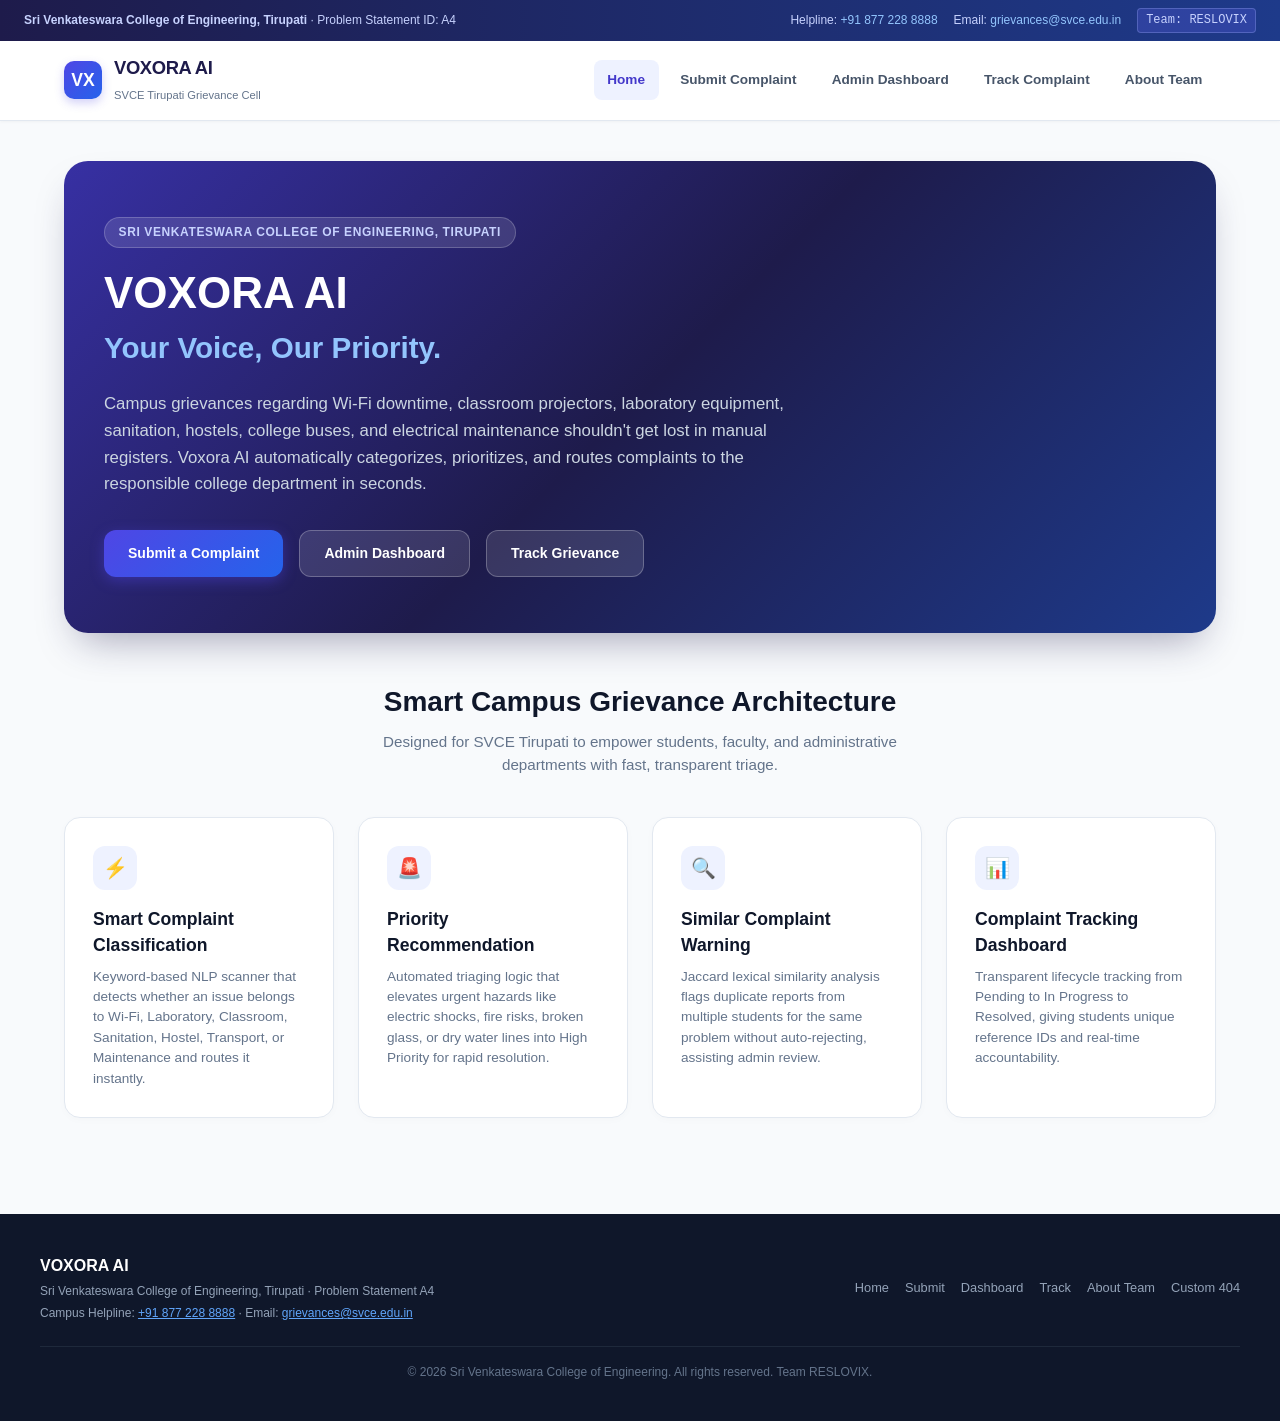
<file: public/index.html>
<!DOCTYPE html>
<html lang="en">
<head>
  <meta charset="UTF-8">
  <meta name="viewport" content="width=device-width, initial-scale=1.0">
  <link rel="icon" type="image/svg+xml" href="favicon.svg">
  <meta name="theme-color" content="#1e1b4b">
  <title>Voxora AI – College Complaint Sorter &amp; Prioritizer | SVCE Tirupati</title>
  <meta name="description" content="AI-Powered Grievance Classification, Priority Triaging, and Department Routing for Sri Venkateswara College of Engineering, Tirupati.">
  <link rel="stylesheet" href="css/style.css">
</head>
<body>
  <!-- College Bar with Clickable Phone & Email -->
  <div class="college-bar">
    <div>
      <strong>Sri Venkateswara College of Engineering, Tirupati</strong> · Problem Statement ID: A4
    </div>
    <div style="display: flex; gap: 1rem; align-items: center; flex-wrap: wrap;">
      <span>Helpline: <a href="tel:+918772288888">+91 877 228 8888</a></span>
      <span>Email: <a href="mailto:grievances@svce.edu.in">grievances@svce.edu.in</a></span>
      <span class="college-bar-badge">Team: RESLOVIX</span>
    </div>
  </div>

  <!-- Navbar -->
  <nav class="navbar">
    <div class="nav-container">
      <a href="index.html" class="brand" title="Voxora AI Home">
        <div class="brand-icon">VX</div>
        <div class="brand-text">
          <h1>VOXORA AI</h1>
          <span>SVCE Tirupati Grievance Cell</span>
        </div>
      </a>
      <ul class="nav-links">
        <li><a href="index.html" class="active">Home</a></li>
        <li><a href="submit.html">Submit Complaint</a></li>
        <li><a href="dashboard.html">Admin Dashboard</a></li>
        <li><a href="track.html">Track Complaint</a></li>
        <li><a href="about.html">About Team</a></li>
      </ul>
      <button id="mobileMenuBtn" class="mobile-toggle" aria-label="Toggle Navigation Menu">
        ☰
      </button>
    </div>
    <!-- Mobile Menu Drawer -->
    <div id="mobileMenu" class="mobile-menu">
      <a href="index.html">Home</a>
      <a href="submit.html">Submit Complaint</a>
      <a href="dashboard.html">Admin Dashboard</a>
      <a href="track.html">Track Complaint</a>
      <a href="about.html">About Team</a>
      <div style="padding-top: 0.75rem; font-size: 0.8rem; color: #64748b;">
        <div>Helpline: <a href="tel:+918772288888" style="color: #4f46e5; text-decoration: underline;">+91 877 228 8888</a></div>
        <div>Email: <a href="mailto:grievances@svce.edu.in" style="color: #4f46e5; text-decoration: underline;">grievances@svce.edu.in</a></div>
      </div>
    </div>
  </nav>

  <!-- Main Content -->
  <div class="container">
    <!-- Hero Section -->
    <section class="hero">
      <div class="hero-pill">Sri Venkateswara College of Engineering, Tirupati</div>
      <h2>VOXORA AI</h2>
      <div class="subtitle">Your Voice, Our Priority.</div>
      <p>
        Campus grievances regarding Wi-Fi downtime, classroom projectors, laboratory equipment, sanitation, hostels, college buses, and electrical maintenance shouldn't get lost in manual registers. Voxora AI automatically categorizes, prioritizes, and routes complaints to the responsible college department in seconds.
      </p>
      <div class="hero-actions">
        <a href="submit.html" class="btn btn-primary">Submit a Complaint</a>
        <a href="dashboard.html" class="btn btn-secondary">Admin Dashboard</a>
        <a href="track.html" class="btn btn-secondary">Track Grievance</a>
      </div>
    </section>

    <!-- 4 Features Section -->
    <section>
      <h2 class="section-title">Smart Campus Grievance Architecture</h2>
      <p class="section-desc">
        Designed for SVCE Tirupati to empower students, faculty, and administrative departments with fast, transparent triage.
      </p>

      <div class="features-grid">
        <!-- Feature 1 -->
        <div class="card">
          <div class="card-icon">⚡</div>
          <h3>Smart Complaint Classification</h3>
          <p>
            Keyword-based NLP scanner that detects whether an issue belongs to Wi-Fi, Laboratory, Classroom, Sanitation, Hostel, Transport, or Maintenance and routes it instantly.
          </p>
        </div>

        <!-- Feature 2 -->
        <div class="card">
          <div class="card-icon">🚨</div>
          <h3>Priority Recommendation</h3>
          <p>
            Automated triaging logic that elevates urgent hazards like electric shocks, fire risks, broken glass, or dry water lines into High Priority for rapid resolution.
          </p>
        </div>

        <!-- Feature 3 -->
        <div class="card">
          <div class="card-icon">🔍</div>
          <h3>Similar Complaint Warning</h3>
          <p>
            Jaccard lexical similarity analysis flags duplicate reports from multiple students for the same problem without auto-rejecting, assisting admin review.
          </p>
        </div>

        <!-- Feature 4 -->
        <div class="card">
          <div class="card-icon">📊</div>
          <h3>Complaint Tracking Dashboard</h3>
          <p>
            Transparent lifecycle tracking from Pending to In Progress to Resolved, giving students unique reference IDs and real-time accountability.
          </p>
        </div>
      </div>
    </section>
  </div>

  <!-- Footer -->
  <footer>
    <div class="footer-container">
      <div>
        <a href="index.html" style="color: #ffffff; text-decoration: none; font-weight: 800; font-size: 1rem;">
          VOXORA AI
        </a>
        <div style="font-size: 0.75rem; color: #94a3b8; margin-top: 0.25rem;">
          Sri Venkateswara College of Engineering, Tirupati · Problem Statement A4
        </div>
        <div style="font-size: 0.75rem; margin-top: 0.25rem;">
          Campus Helpline: <a href="tel:+918772288888" style="color: #60a5fa; text-decoration: underline;">+91 877 228 8888</a> · Email: <a href="mailto:grievances@svce.edu.in" style="color: #60a5fa; text-decoration: underline;">grievances@svce.edu.in</a>
        </div>
      </div>
      <div class="footer-links">
        <a href="index.html">Home</a>
        <a href="submit.html">Submit</a>
        <a href="dashboard.html">Dashboard</a>
        <a href="track.html">Track</a>
        <a href="about.html">About Team</a>
        <a href="404.html">Custom 404</a>
      </div>
    </div>
    <div style="max-width: 1200px; margin: 1.5rem auto 0; padding-top: 1rem; border-top: 1px solid #1e293b; text-align: center; font-size: 0.75rem; color: #64748b;">
      &copy; 2026 Sri Venkateswara College of Engineering. All rights reserved. Team RESLOVIX.
    </div>
  </footer>

  <!-- Scripts -->
  <script src="js/firebase-config.js"></script>
  <script src="js/processor.js"></script>
  <script src="js/db.js"></script>
  <script>
    const btn = document.getElementById('mobileMenuBtn');
    const menu = document.getElementById('mobileMenu');
    btn.addEventListener('click', () => {
      menu.classList.toggle('open');
      btn.innerText = menu.classList.contains('open') ? '✕' : '☰';
    });
  </script>
</body>
</html>
</file>
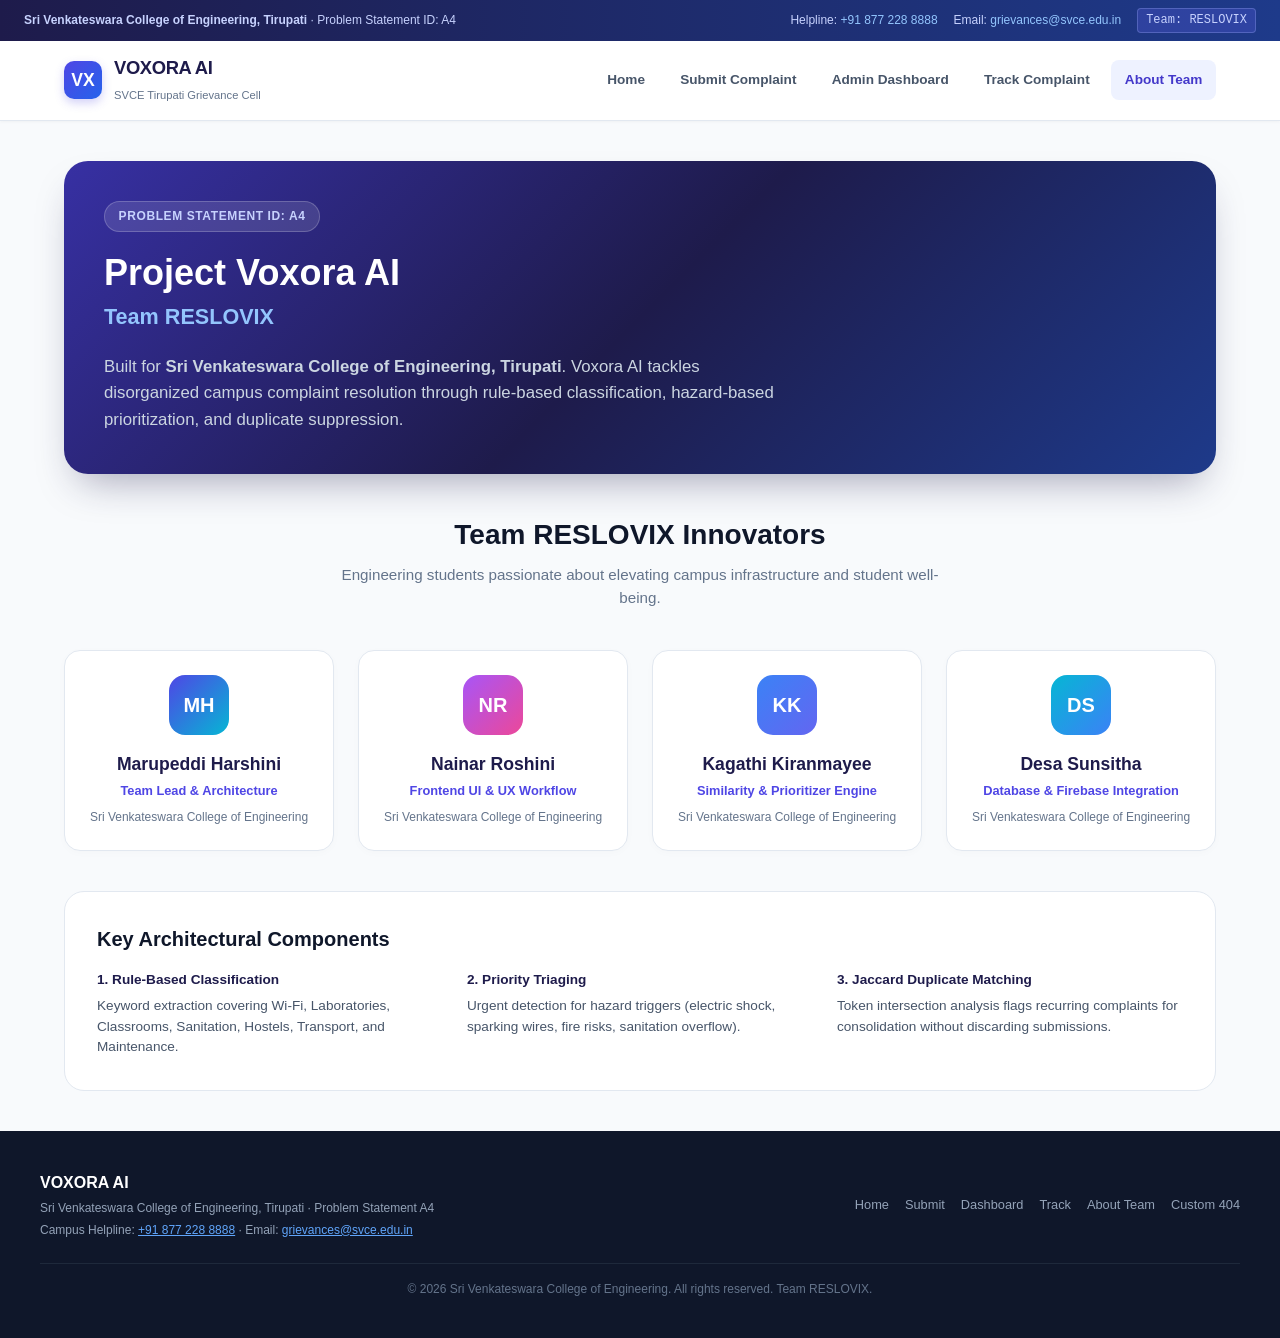
<file: public/about.html>
<!DOCTYPE html>
<html lang="en">
<head>
  <meta charset="UTF-8">
  <meta name="viewport" content="width=device-width, initial-scale=1.0">
  <link rel="icon" type="image/svg+xml" href="favicon.svg">
  <meta name="theme-color" content="#1e1b4b">
  <title>About Team RESLOVIX &amp; SVCE Tirupati | Voxora AI</title>
  <meta name="description" content="Meet Team RESLOVIX behind Voxora AI for Sri Venkateswara College of Engineering, Tirupati (Problem Statement A4). Learn about the AI triage architecture.">
  <link rel="stylesheet" href="css/style.css">
  <style>
    .team-grid {
      display: grid;
      grid-template-columns: repeat(auto-fit, minmax(220px, 1fr));
      gap: 1.5rem;
      margin: 2.5rem 0;
    }
    .member-card {
      background: #ffffff;
      border: 1px solid var(--border-color);
      border-radius: 16px;
      padding: 1.5rem;
      text-align: center;
      box-shadow: 0 2px 8px rgba(0,0,0,0.02);
    }
    .avatar {
      width: 60px;
      height: 60px;
      border-radius: 16px;
      background: linear-gradient(135deg, #4f46e5, #06b6d4);
      color: #fff;
      font-weight: 800;
      font-size: 1.25rem;
      display: flex;
      align-items: center;
      justify-content: center;
      margin: 0 auto 1rem;
    }
  </style>
</head>
<body>
  <!-- College Bar -->
  <div class="college-bar">
    <div>
      <strong>Sri Venkateswara College of Engineering, Tirupati</strong> · Problem Statement ID: A4
    </div>
    <div style="display: flex; gap: 1rem; align-items: center; flex-wrap: wrap;">
      <span>Helpline: <a href="tel:+918772288888">+91 877 228 8888</a></span>
      <span>Email: <a href="mailto:grievances@svce.edu.in">grievances@svce.edu.in</a></span>
      <span class="college-bar-badge">Team: RESLOVIX</span>
    </div>
  </div>

  <!-- Navbar -->
  <nav class="navbar">
    <div class="nav-container">
      <a href="index.html" class="brand" title="Voxora AI Home">
        <div class="brand-icon">VX</div>
        <div class="brand-text">
          <h1>VOXORA AI</h1>
          <span>SVCE Tirupati Grievance Cell</span>
        </div>
      </a>
      <ul class="nav-links">
        <li><a href="index.html">Home</a></li>
        <li><a href="submit.html">Submit Complaint</a></li>
        <li><a href="dashboard.html">Admin Dashboard</a></li>
        <li><a href="track.html">Track Complaint</a></li>
        <li><a href="about.html" class="active">About Team</a></li>
      </ul>
      <button id="mobileMenuBtn" class="mobile-toggle" aria-label="Toggle Navigation Menu">
        ☰
      </button>
    </div>
    <!-- Mobile Menu Drawer -->
    <div id="mobileMenu" class="mobile-menu">
      <a href="index.html">Home</a>
      <a href="submit.html">Submit Complaint</a>
      <a href="dashboard.html">Admin Dashboard</a>
      <a href="track.html">Track Complaint</a>
      <a href="about.html">About Team</a>
      <div style="padding-top: 0.75rem; font-size: 0.8rem; color: #64748b;">
        <div>Helpline: <a href="tel:+918772288888" style="color: #4f46e5; text-decoration: underline;">+91 877 228 8888</a></div>
        <div>Email: <a href="mailto:grievances@svce.edu.in" style="color: #4f46e5; text-decoration: underline;">grievances@svce.edu.in</a></div>
      </div>
    </div>
  </nav>

  <div class="container">
    <!-- Hero Box -->
    <div class="hero" style="padding: 2.5rem; margin-bottom: 2.5rem;">
      <div class="hero-pill">Problem Statement ID: A4</div>
      <h2 style="font-size: 2.25rem;">Project Voxora AI</h2>
      <div class="subtitle" style="font-size: 1.35rem;">Team RESLOVIX</div>
      <p style="margin-bottom: 0;">
        Built for <strong>Sri Venkateswara College of Engineering, Tirupati</strong>. Voxora AI tackles disorganized campus complaint resolution through rule-based classification, hazard-based prioritization, and duplicate suppression.
      </p>
    </div>

    <!-- Team Members Grid -->
    <h2 class="section-title">Team RESLOVIX Innovators</h2>
    <p class="section-desc">Engineering students passionate about elevating campus infrastructure and student well-being.</p>

    <div class="team-grid">
      <div class="member-card">
        <div class="avatar">MH</div>
        <h3 style="font-size: 1.1rem; font-weight: 800; color: #1e1b4b;">Marupeddi Harshini</h3>
        <p style="font-size: 0.8rem; color: #4f46e5; font-weight: 600; margin-top: 0.25rem;">Team Lead &amp; Architecture</p>
        <p style="font-size: 0.75rem; color: #64748b; margin-top: 0.5rem;">Sri Venkateswara College of Engineering</p>
      </div>

      <div class="member-card">
        <div class="avatar" style="background: linear-gradient(135deg, #a855f7, #ec4899);">NR</div>
        <h3 style="font-size: 1.1rem; font-weight: 800; color: #1e1b4b;">Nainar Roshini</h3>
        <p style="font-size: 0.8rem; color: #4f46e5; font-weight: 600; margin-top: 0.25rem;">Frontend UI &amp; UX Workflow</p>
        <p style="font-size: 0.75rem; color: #64748b; margin-top: 0.5rem;">Sri Venkateswara College of Engineering</p>
      </div>

      <div class="member-card">
        <div class="avatar" style="background: linear-gradient(135deg, #3b82f6, #6366f1);">KK</div>
        <h3 style="font-size: 1.1rem; font-weight: 800; color: #1e1b4b;">Kagathi Kiranmayee</h3>
        <p style="font-size: 0.8rem; color: #4f46e5; font-weight: 600; margin-top: 0.25rem;">Similarity &amp; Prioritizer Engine</p>
        <p style="font-size: 0.75rem; color: #64748b; margin-top: 0.5rem;">Sri Venkateswara College of Engineering</p>
      </div>

      <div class="member-card">
        <div class="avatar" style="background: linear-gradient(135deg, #06b6d4, #3b82f6);">DS</div>
        <h3 style="font-size: 1.1rem; font-weight: 800; color: #1e1b4b;">Desa Sunsitha</h3>
        <p style="font-size: 0.8rem; color: #4f46e5; font-weight: 600; margin-top: 0.25rem;">Database &amp; Firebase Integration</p>
        <p style="font-size: 0.75rem; color: #64748b; margin-top: 0.5rem;">Sri Venkateswara College of Engineering</p>
      </div>
    </div>

    <!-- College Grievance Domains -->
    <div style="background: #ffffff; border: 1px solid var(--border-color); border-radius: 20px; padding: 2rem; margin-top: 2rem;">
      <h3 style="font-size: 1.25rem; font-weight: 800; color: #0f172a; margin-bottom: 1rem;">
        Key Architectural Components
      </h3>
      <div style="display: grid; grid-template-columns: repeat(auto-fit, minmax(260px, 1fr)); gap: 1.5rem; font-size: 0.85rem; color: #475569;">
        <div>
          <strong style="color: #1e1b4b; display: block; margin-bottom: 0.35rem;">1. Rule-Based Classification</strong>
          Keyword extraction covering Wi-Fi, Laboratories, Classrooms, Sanitation, Hostels, Transport, and Maintenance.
        </div>
        <div>
          <strong style="color: #1e1b4b; display: block; margin-bottom: 0.35rem;">2. Priority Triaging</strong>
          Urgent detection for hazard triggers (electric shock, sparking wires, fire risks, sanitation overflow).
        </div>
        <div>
          <strong style="color: #1e1b4b; display: block; margin-bottom: 0.35rem;">3. Jaccard Duplicate Matching</strong>
          Token intersection analysis flags recurring complaints for consolidation without discarding submissions.
        </div>
      </div>
    </div>
  </div>

  <!-- Footer -->
  <footer>
    <div class="footer-container">
      <div>
        <a href="index.html" style="color: #ffffff; text-decoration: none; font-weight: 800; font-size: 1rem;">
          VOXORA AI
        </a>
        <div style="font-size: 0.75rem; color: #94a3b8; margin-top: 0.25rem;">
          Sri Venkateswara College of Engineering, Tirupati · Problem Statement A4
        </div>
        <div style="font-size: 0.75rem; margin-top: 0.25rem;">
          Campus Helpline: <a href="tel:+918772288888" style="color: #60a5fa; text-decoration: underline;">+91 877 228 8888</a> · Email: <a href="mailto:grievances@svce.edu.in" style="color: #60a5fa; text-decoration: underline;">grievances@svce.edu.in</a>
        </div>
      </div>
      <div class="footer-links">
        <a href="index.html">Home</a>
        <a href="submit.html">Submit</a>
        <a href="dashboard.html">Dashboard</a>
        <a href="track.html">Track</a>
        <a href="about.html">About Team</a>
        <a href="404.html">Custom 404</a>
      </div>
    </div>
    <div style="max-width: 1200px; margin: 1.5rem auto 0; padding-top: 1rem; border-top: 1px solid #1e293b; text-align: center; font-size: 0.75rem; color: #64748b;">
      &copy; 2026 Sri Venkateswara College of Engineering. All rights reserved. Team RESLOVIX.
    </div>
  </footer>

  <!-- Scripts -->
  <script>
    const btn = document.getElementById('mobileMenuBtn');
    const menu = document.getElementById('mobileMenu');
    btn.addEventListener('click', () => {
      menu.classList.toggle('open');
      btn.innerText = menu.classList.contains('open') ? '✕' : '☰';
    });
  </script>
</body>
</html>
</file>
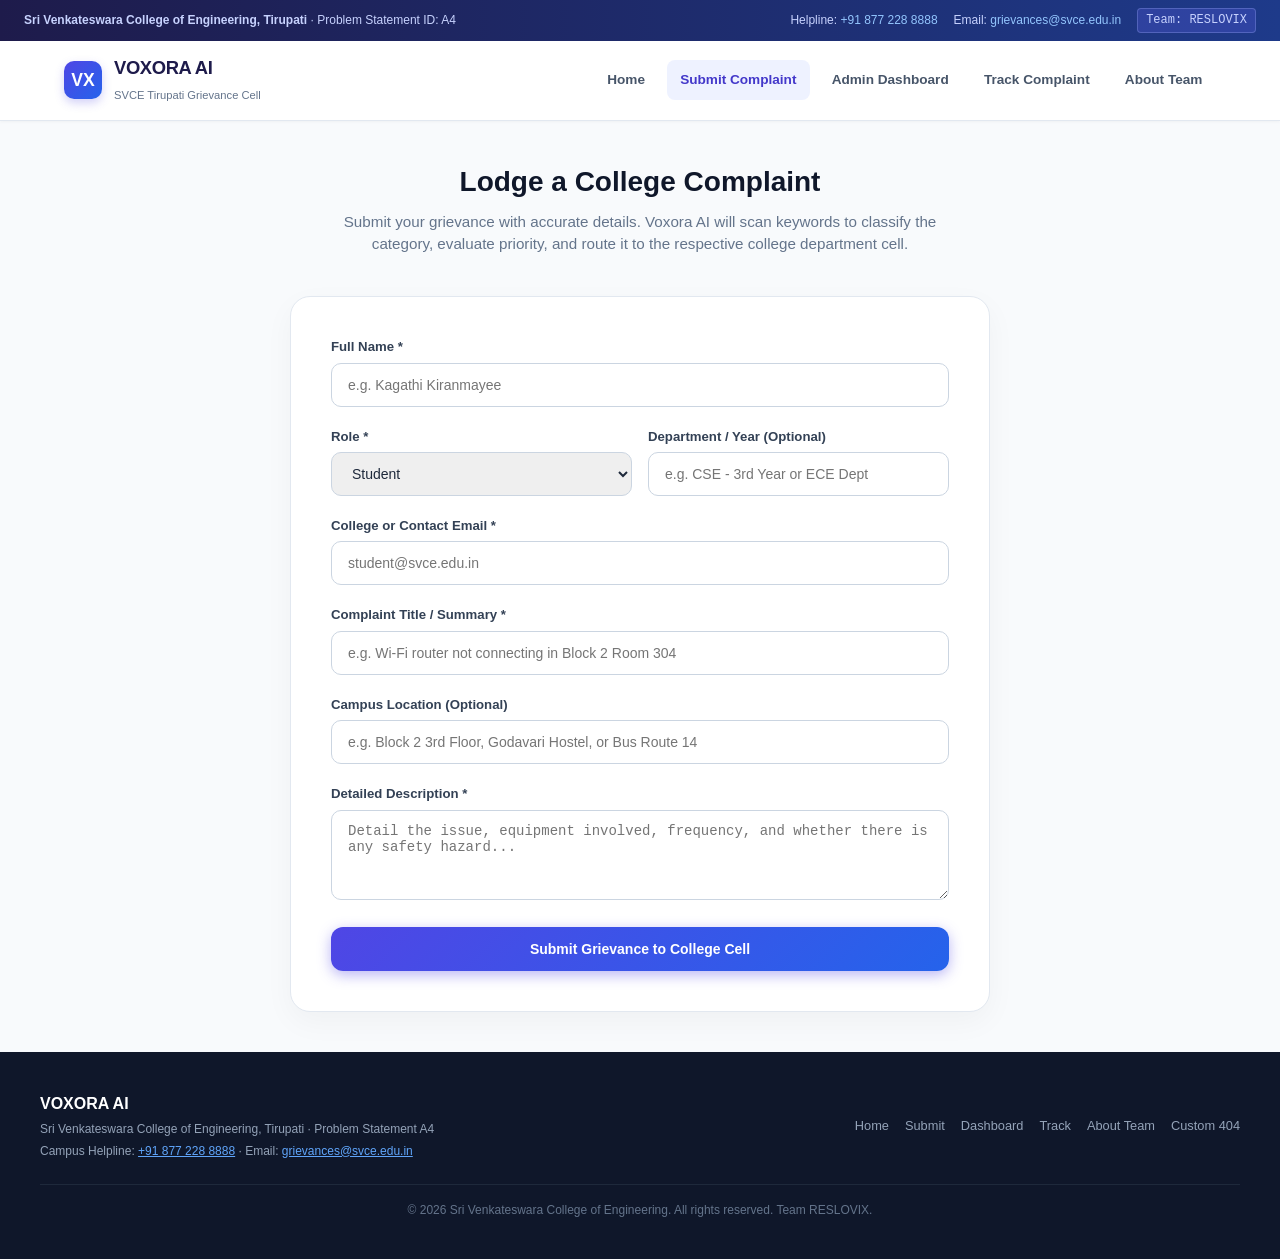
<file: public/submit.html>
<!DOCTYPE html>
<html lang="en">
<head>
  <meta charset="UTF-8">
  <meta name="viewport" content="width=device-width, initial-scale=1.0">
  <link rel="icon" type="image/svg+xml" href="favicon.svg">
  <meta name="theme-color" content="#1e1b4b">
  <title>Lodge a Grievance | Voxora AI – SVCE Tirupati</title>
  <meta name="description" content="Submit student or faculty grievances for Sri Venkateswara College of Engineering. Instant AI category classification and priority evaluation.">
  <link rel="stylesheet" href="css/style.css">
  <style>
    .confirmation-card {
      display: none;
      background: #ffffff;
      border: 1px solid var(--border-color);
      border-radius: 20px;
      padding: 2.5rem;
      max-width: 700px;
      margin: 0 auto;
      box-shadow: 0 10px 30px rgba(0,0,0,0.05);
    }
    .id-display {
      background: #f1f5f9;
      padding: 1rem;
      border-radius: 12px;
      font-family: monospace;
      font-size: 1.5rem;
      font-weight: 800;
      color: #3730a3;
      margin: 1rem 0;
      text-align: center;
    }
    .duplicate-alert {
      background: #fef3c7;
      border: 1px solid #fcd34d;
      color: #92400e;
      padding: 1rem;
      border-radius: 10px;
      font-size: 0.85rem;
      margin-top: 1rem;
    }
    .error-banner {
      display: none;
      background: #fff1f2;
      border: 1px solid #fecdd3;
      color: #be123c;
      padding: 0.85rem 1rem;
      border-radius: 10px;
      margin-bottom: 1rem;
      font-size: 0.85rem;
    }
    .success-toast {
      display: none;
      position: fixed;
      bottom: 1.5rem;
      right: 1.5rem;
      background: #065f46;
      color: #ffffff;
      padding: 1rem 1.5rem;
      border-radius: 12px;
      font-size: 0.85rem;
      font-weight: 600;
      box-shadow: 0 10px 25px rgba(0,0,0,0.2);
      z-index: 999;
    }
  </style>
</head>
<body>
  <!-- College Bar -->
  <div class="college-bar">
    <div>
      <strong>Sri Venkateswara College of Engineering, Tirupati</strong> · Problem Statement ID: A4
    </div>
    <div style="display: flex; gap: 1rem; align-items: center; flex-wrap: wrap;">
      <span>Helpline: <a href="tel:+918772288888">+91 877 228 8888</a></span>
      <span>Email: <a href="mailto:grievances@svce.edu.in">grievances@svce.edu.in</a></span>
      <span class="college-bar-badge">Team: RESLOVIX</span>
    </div>
  </div>

  <!-- Navbar -->
  <nav class="navbar">
    <div class="nav-container">
      <a href="index.html" class="brand" title="Voxora AI Home">
        <div class="brand-icon">VX</div>
        <div class="brand-text">
          <h1>VOXORA AI</h1>
          <span>SVCE Tirupati Grievance Cell</span>
        </div>
      </a>
      <ul class="nav-links">
        <li><a href="index.html">Home</a></li>
        <li><a href="submit.html" class="active">Submit Complaint</a></li>
        <li><a href="dashboard.html">Admin Dashboard</a></li>
        <li><a href="track.html">Track Complaint</a></li>
        <li><a href="about.html">About Team</a></li>
      </ul>
      <button id="mobileMenuBtn" class="mobile-toggle" aria-label="Toggle Navigation Menu">
        ☰
      </button>
    </div>
    <!-- Mobile Menu Drawer -->
    <div id="mobileMenu" class="mobile-menu">
      <a href="index.html">Home</a>
      <a href="submit.html">Submit Complaint</a>
      <a href="dashboard.html">Admin Dashboard</a>
      <a href="track.html">Track Complaint</a>
      <a href="about.html">About Team</a>
      <div style="padding-top: 0.75rem; font-size: 0.8rem; color: #64748b;">
        <div>Helpline: <a href="tel:+918772288888" style="color: #4f46e5; text-decoration: underline;">+91 877 228 8888</a></div>
        <div>Email: <a href="mailto:grievances@svce.edu.in" style="color: #4f46e5; text-decoration: underline;">grievances@svce.edu.in</a></div>
      </div>
    </div>
  </nav>

  <!-- Container -->
  <div class="container">
    <h2 class="section-title">Lodge a College Complaint</h2>
    <p class="section-desc">
      Submit your grievance with accurate details. Voxora AI will scan keywords to classify the category, evaluate priority, and route it to the respective college department cell.
    </p>

    <!-- Error Banner -->
    <div id="errorBanner" class="error-banner" role="alert"></div>

    <!-- Submission Form -->
    <div id="formContainer" class="form-card">
      <form id="complaintForm" novalidate>
        <div class="form-group">
          <label for="name">Full Name *</label>
          <input type="text" id="name" class="form-control" placeholder="e.g. Kagathi Kiranmayee" required>
        </div>

        <div style="display: flex; gap: 1rem; flex-wrap: wrap;">
          <div class="form-group" style="flex: 1; min-width: 160px;">
            <label for="role">Role *</label>
            <select id="role" class="form-control" required>
              <option value="Student">Student</option>
              <option value="Faculty">Faculty</option>
              <option value="Staff">Staff</option>
            </select>
          </div>
          <div class="form-group" style="flex: 1; min-width: 160px;">
            <label for="departmentYear">Department / Year (Optional)</label>
            <input type="text" id="departmentYear" class="form-control" placeholder="e.g. CSE - 3rd Year or ECE Dept">
          </div>
        </div>

        <div class="form-group">
          <label for="email">College or Contact Email *</label>
          <input type="email" id="email" class="form-control" placeholder="student@svce.edu.in" required>
        </div>

        <div class="form-group">
          <label for="title">Complaint Title / Summary *</label>
          <input type="text" id="title" class="form-control" placeholder="e.g. Wi-Fi router not connecting in Block 2 Room 304" required>
        </div>

        <div class="form-group">
          <label for="location">Campus Location (Optional)</label>
          <input type="text" id="location" class="form-control" placeholder="e.g. Block 2 3rd Floor, Godavari Hostel, or Bus Route 14">
        </div>

        <div class="form-group">
          <label for="description">Detailed Description *</label>
          <textarea id="description" class="form-control" rows="4" placeholder="Detail the issue, equipment involved, frequency, and whether there is any safety hazard..." required></textarea>
        </div>

        <button type="submit" id="submitBtn" class="btn btn-primary" style="width: 100%; justify-content: center;">
          Submit Grievance to College Cell
        </button>
      </form>
    </div>

    <!-- Confirmation Card -->
    <div id="confirmationCard" class="confirmation-card">
      <div style="text-align: center;">
        <span style="font-size: 3rem;">✅</span>
        <h3 style="font-size: 1.5rem; font-weight: 800; margin-top: 0.5rem; color: #1e1b4b;">
          Complaint Registered Successfully
        </h3>
        <p style="color: var(--text-muted); font-size: 0.85rem;">
          Voxora AI has triaged and forwarded your grievance to the designated SVCE department.
        </p>
      </div>

      <div class="id-display" id="resId">VX-2026-XXXX</div>

      <div style="text-align: center; margin-bottom: 1.5rem;">
        <button id="copyBtn" class="btn btn-secondary" style="font-size: 0.8rem; padding: 0.4rem 1rem; color: #4338ca; border-color: #c7d2fe;">
          📋 Copy Ticket ID
        </button>
      </div>

      <div style="display: grid; grid-template-columns: repeat(auto-fit, minmax(180px, 1fr)); gap: 1rem; margin: 1.5rem 0;">
        <div style="background: #f8fafc; padding: 1rem; border-radius: 12px; border: 1px solid #e2e8f0;">
          <span style="font-size: 0.75rem; color: #64748b; font-weight: 700; text-transform: uppercase;">Classified Category</span>
          <div id="resCategory" style="font-weight: 800; color: #4338ca; font-size: 1.1rem; margin-top: 0.25rem;"></div>
        </div>

        <div style="background: #f8fafc; padding: 1rem; border-radius: 12px; border: 1px solid #e2e8f0;">
          <span style="font-size: 0.75rem; color: #64748b; font-weight: 700; text-transform: uppercase;">Assigned Priority</span>
          <div id="resPriority" style="font-weight: 800; font-size: 1.1rem; margin-top: 0.25rem;"></div>
        </div>

        <div style="background: #f8fafc; padding: 1rem; border-radius: 12px; border: 1px solid #e2e8f0;">
          <span style="font-size: 0.75rem; color: #64748b; font-weight: 700; text-transform: uppercase;">Destination Department</span>
          <div id="resDepartment" style="font-weight: 800; color: #1e293b; font-size: 0.9rem; margin-top: 0.25rem;"></div>
        </div>
      </div>

      <div id="resDuplicateAlert" class="duplicate-alert" style="display: none;">
        <strong>Notice:</strong> Possible duplicate complaint detected with existing ticket(s). The administrator will review both tickets together.
      </div>

      <div style="display: flex; gap: 1rem; margin-top: 2rem; justify-content: center; flex-wrap: wrap;">
        <button onclick="location.reload()" class="btn btn-secondary" style="color: #334155; border: 1px solid #cbd5e1;">
          Submit Another Grievance
        </button>
        <a id="trackLink" href="track.html" class="btn btn-primary">
          Track Resolution Status
        </a>
      </div>
    </div>
  </div>

  <!-- Toast Notification -->
  <div id="toast" class="success-toast">Ticket ID copied to clipboard!</div>

  <!-- Footer -->
  <footer>
    <div class="footer-container">
      <div>
        <a href="index.html" style="color: #ffffff; text-decoration: none; font-weight: 800; font-size: 1rem;">
          VOXORA AI
        </a>
        <div style="font-size: 0.75rem; color: #94a3b8; margin-top: 0.25rem;">
          Sri Venkateswara College of Engineering, Tirupati · Problem Statement A4
        </div>
        <div style="font-size: 0.75rem; margin-top: 0.25rem;">
          Campus Helpline: <a href="tel:+918772288888" style="color: #60a5fa; text-decoration: underline;">+91 877 228 8888</a> · Email: <a href="mailto:grievances@svce.edu.in" style="color: #60a5fa; text-decoration: underline;">grievances@svce.edu.in</a>
        </div>
      </div>
      <div class="footer-links">
        <a href="index.html">Home</a>
        <a href="submit.html">Submit</a>
        <a href="dashboard.html">Dashboard</a>
        <a href="track.html">Track</a>
        <a href="about.html">About Team</a>
        <a href="404.html">Custom 404</a>
      </div>
    </div>
    <div style="max-width: 1200px; margin: 1.5rem auto 0; padding-top: 1rem; border-top: 1px solid #1e293b; text-align: center; font-size: 0.75rem; color: #64748b;">
      &copy; 2026 Sri Venkateswara College of Engineering. All rights reserved. Team RESLOVIX.
    </div>
  </footer>

  <!-- Scripts -->
  <script src="js/firebase-config.js"></script>
  <script src="js/processor.js"></script>
  <script src="js/db.js"></script>
  <script>
    // Mobile menu toggle
    const btn = document.getElementById('mobileMenuBtn');
    const menu = document.getElementById('mobileMenu');
    btn.addEventListener('click', () => {
      menu.classList.toggle('open');
      btn.innerText = menu.classList.contains('open') ? '✕' : '☰';
    });

    const form = document.getElementById('complaintForm');
    const errorBanner = document.getElementById('errorBanner');
    const toast = document.getElementById('toast');

    function showToastMsg(msg) {
      toast.innerText = msg;
      toast.style.display = 'block';
      setTimeout(() => { toast.style.display = 'none'; }, 3000);
    }

    form.addEventListener('submit', async (e) => {
      e.preventDefault();
      errorBanner.style.display = 'none';

      const name = document.getElementById('name').value.trim();
      const role = document.getElementById('role').value;
      const email = document.getElementById('email').value.trim();
      const departmentYear = document.getElementById('departmentYear').value.trim();
      const title = document.getElementById('title').value.trim();
      const description = document.getElementById('description').value.trim();
      const locationVal = document.getElementById('location').value.trim();

      // Form validation with friendly error messages
      if (!name) {
        errorBanner.innerText = 'Please enter your full name.';
        errorBanner.style.display = 'block';
        return;
      }
      if (!email || !email.includes('@')) {
        errorBanner.innerText = 'Please provide a valid email address.';
        errorBanner.style.display = 'block';
        return;
      }
      if (!title || title.length < 5) {
        errorBanner.innerText = 'Please enter a descriptive complaint title (minimum 5 characters).';
        errorBanner.style.display = 'block';
        return;
      }
      if (!description || description.length < 15) {
        errorBanner.innerText = 'Please provide clear details in the description (minimum 15 characters).';
        errorBanner.style.display = 'block';
        return;
      }

      const submitBtn = document.getElementById('submitBtn');
      submitBtn.disabled = true;
      submitBtn.innerText = 'Processing with Voxora AI...';

      try {
        const existing = await window.voxoraDB.getComplaints();
        const analysis = window.VoxoraProcessor.processComplaint(title, description, locationVal, existing);
        const randomId = 'VX-2026-' + Math.floor(1000 + Math.random() * 9000);

        const complaint = {
          id: randomId,
          name,
          role,
          email,
          departmentYear: departmentYear || 'General',
          title,
          description,
          location: locationVal || 'SVCE Campus',
          category: analysis.category,
          priority: analysis.priority,
          department: analysis.department,
          status: 'Pending',
          possibleDuplicateOf: analysis.possibleDuplicates.map(d => d.id),
          similarityScore: analysis.possibleDuplicates.length > 0 ? analysis.possibleDuplicates[0].similarity : 0,
          createdAt: new Date().toISOString(),
          updatedAt: new Date().toISOString()
        };

        await window.voxoraDB.saveComplaint(complaint);

        // Show confirmation
        document.getElementById('formContainer').style.display = 'none';
        document.getElementById('confirmationCard').style.display = 'block';

        document.getElementById('resId').innerText = complaint.id;
        document.getElementById('resCategory').innerText = complaint.category;

        const priEl = document.getElementById('resPriority');
        priEl.innerText = complaint.priority;
        priEl.style.color = complaint.priority === 'High' ? 'var(--priority-high)' :
                           complaint.priority === 'Medium' ? 'var(--priority-medium)' : 'var(--priority-low)';

        document.getElementById('resDepartment').innerText = complaint.department;

        if (complaint.possibleDuplicateOf.length > 0) {
          const dupEl = document.getElementById('resDuplicateAlert');
          dupEl.style.display = 'block';
          dupEl.innerHTML = `<strong>Notice: Similar complaint detected on file</strong> (Matched IDs: ${complaint.possibleDuplicateOf.join(', ')}). Your submission has been saved and flagged for administrator consolidation.`;
        }

        document.getElementById('trackLink').href = `track.html?id=${complaint.id}`;
        showToastMsg(`Complaint ${complaint.id} registered successfully!`);

        document.getElementById('copyBtn').addEventListener('click', () => {
          navigator.clipboard.writeText(complaint.id);
          showToastMsg('Ticket ID copied to clipboard!');
        });
      } catch (err) {
        console.error(err);
        errorBanner.innerText = 'Error registering complaint. Please try again.';
        errorBanner.style.display = 'block';
        submitBtn.disabled = false;
        submitBtn.innerText = 'Submit Grievance to College Cell';
      }
    });
  </script>
</body>
</html>
</file>
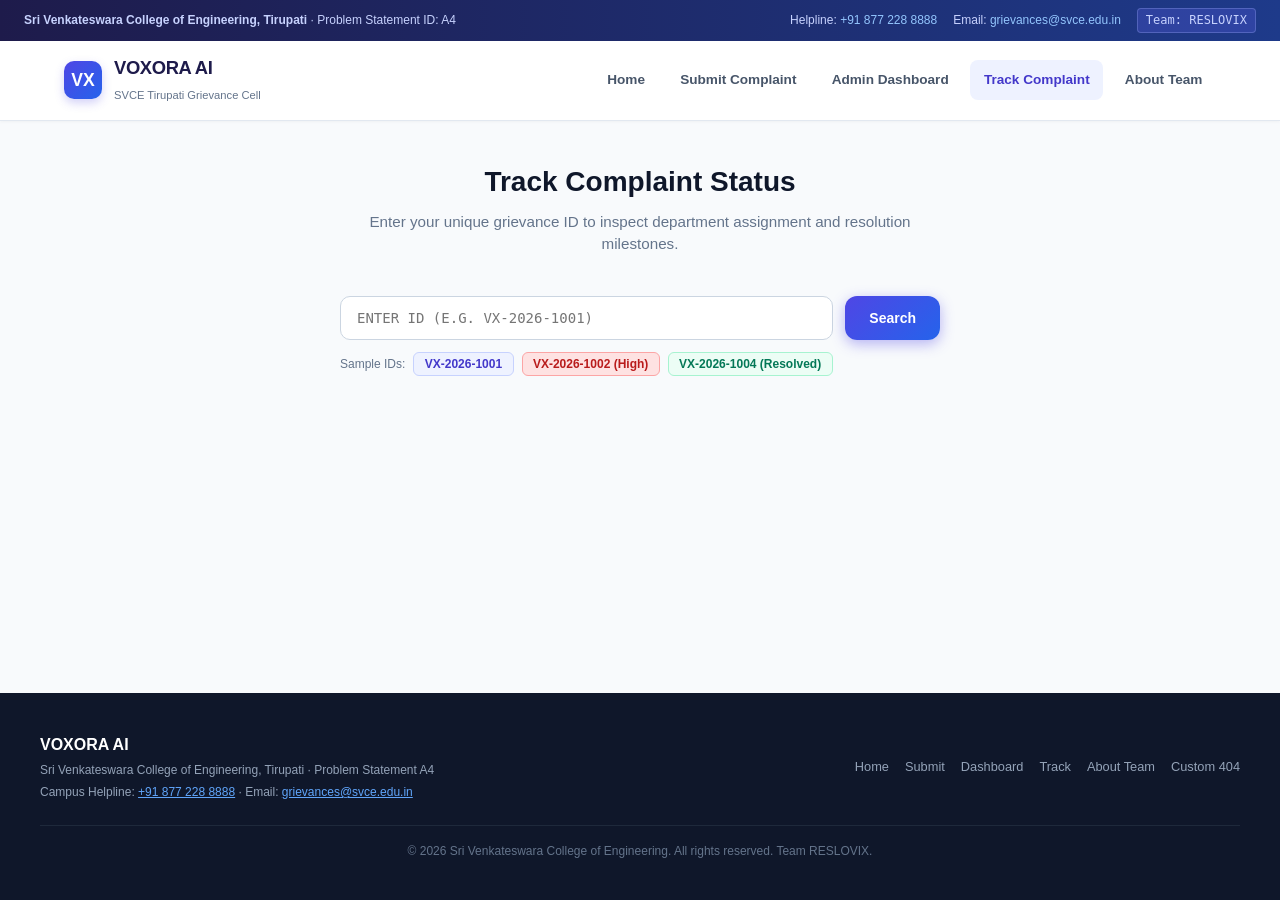
<file: public/track.html>
<!DOCTYPE html>
<html lang="en">
<head>
  <meta charset="UTF-8">
  <meta name="viewport" content="width=device-width, initial-scale=1.0">
  <link rel="icon" type="image/svg+xml" href="favicon.svg">
  <meta name="theme-color" content="#1e1b4b">
  <title>Track Grievance Status | Voxora AI – SVCE Tirupati</title>
  <meta name="description" content="Track your college grievance resolution status in real-time. Follow ticket routing, technician assignment, and final closure for SVCE Tirupati.">
  <link rel="stylesheet" href="css/style.css">
  <style>
    .track-result {
      display: none;
      background: #ffffff;
      border: 1px solid var(--border-color);
      border-radius: 20px;
      padding: 2.5rem;
      max-width: 700px;
      margin: 2rem auto 0;
      box-shadow: 0 10px 30px rgba(0,0,0,0.04);
    }
    .stepper {
      display: grid;
      grid-template-columns: repeat(auto-fit, minmax(130px, 1fr));
      gap: 0.5rem;
      margin: 1.5rem 0;
    }
    .step-item {
      background: #f8fafc;
      border: 1px solid #e2e8f0;
      border-radius: 10px;
      padding: 0.75rem 0.5rem;
      text-align: center;
      font-size: 0.75rem;
      color: #64748b;
    }
    .step-item.active {
      background: #eef2ff;
      border-color: #a5b4fc;
      color: #3730a3;
      font-weight: 700;
    }
  </style>
</head>
<body>
  <!-- College Bar -->
  <div class="college-bar">
    <div>
      <strong>Sri Venkateswara College of Engineering, Tirupati</strong> · Problem Statement ID: A4
    </div>
    <div style="display: flex; gap: 1rem; align-items: center; flex-wrap: wrap;">
      <span>Helpline: <a href="tel:+918772288888">+91 877 228 8888</a></span>
      <span>Email: <a href="mailto:grievances@svce.edu.in">grievances@svce.edu.in</a></span>
      <span class="college-bar-badge">Team: RESLOVIX</span>
    </div>
  </div>

  <!-- Navbar -->
  <nav class="navbar">
    <div class="nav-container">
      <a href="index.html" class="brand" title="Voxora AI Home">
        <div class="brand-icon">VX</div>
        <div class="brand-text">
          <h1>VOXORA AI</h1>
          <span>SVCE Tirupati Grievance Cell</span>
        </div>
      </a>
      <ul class="nav-links">
        <li><a href="index.html">Home</a></li>
        <li><a href="submit.html">Submit Complaint</a></li>
        <li><a href="dashboard.html">Admin Dashboard</a></li>
        <li><a href="track.html" class="active">Track Complaint</a></li>
        <li><a href="about.html">About Team</a></li>
      </ul>
      <button id="mobileMenuBtn" class="mobile-toggle" aria-label="Toggle Navigation Menu">
        ☰
      </button>
    </div>
    <!-- Mobile Menu Drawer -->
    <div id="mobileMenu" class="mobile-menu">
      <a href="index.html">Home</a>
      <a href="submit.html">Submit Complaint</a>
      <a href="dashboard.html">Admin Dashboard</a>
      <a href="track.html">Track Complaint</a>
      <a href="about.html">About Team</a>
      <div style="padding-top: 0.75rem; font-size: 0.8rem; color: #64748b;">
        <div>Helpline: <a href="tel:+918772288888" style="color: #4f46e5; text-decoration: underline;">+91 877 228 8888</a></div>
        <div>Email: <a href="mailto:grievances@svce.edu.in" style="color: #4f46e5; text-decoration: underline;">grievances@svce.edu.in</a></div>
      </div>
    </div>
  </nav>

  <div class="container">
    <h2 class="section-title">Track Complaint Status</h2>
    <p class="section-desc">
      Enter your unique grievance ID to inspect department assignment and resolution milestones.
    </p>

    <!-- Search Box -->
    <div style="max-width: 600px; margin: 0 auto;">
      <form id="trackForm" style="display: flex; gap: 0.75rem;">
        <input type="text" id="trackInput" class="form-control" placeholder="Enter ID (e.g. VX-2026-1001)" required style="font-family: monospace; text-transform: uppercase;">
        <button type="submit" class="btn btn-primary" style="flex-shrink: 0;">Search</button>
      </form>
      <div style="margin-top: 0.75rem; font-size: 0.75rem; color: #64748b; display: flex; gap: 0.5rem; flex-wrap: wrap; align-items: center;">
        <span>Sample IDs:</span>
        <button onclick="quickFill('VX-2026-1001')" class="badge" style="cursor: pointer; background: #eef2ff; color: #4338ca; border: 1px solid #c7d2fe;">VX-2026-1001</button>
        <button onclick="quickFill('VX-2026-1002')" class="badge" style="cursor: pointer; background: #fee2e2; color: #b91c1c; border: 1px solid #fca5a5;">VX-2026-1002 (High)</button>
        <button onclick="quickFill('VX-2026-1004')" class="badge" style="cursor: pointer; background: #ecfdf5; color: #047857; border: 1px solid #a7f3d0;">VX-2026-1004 (Resolved)</button>
      </div>
    </div>

    <!-- Error Box -->
    <div id="notFoundBox" style="display: none; max-width: 600px; margin: 1.5rem auto 0; background: #fff1f2; border: 1px solid #fecdd3; padding: 1rem; border-radius: 12px; color: #be123c; text-align: center; font-size: 0.85rem;" role="alert">
      No complaint found with that ID. Please check the reference code (e.g., <strong>VX-2026-1001</strong>) or submit a new grievance.
    </div>

    <!-- Results Card -->
    <div id="trackResult" class="track-result">
      <div style="display: flex; justify-content: space-between; align-items: center; border-bottom: 1px solid #f1f5f9; padding-bottom: 1rem; margin-bottom: 1rem; flex-wrap: wrap; gap: 0.5rem;">
        <div>
          <span id="ticketId" style="font-family: monospace; font-size: 1.25rem; font-weight: 800; color: #4338ca;"></span>
          <h3 id="ticketTitle" style="font-size: 1.25rem; font-weight: 800; margin-top: 0.25rem; color: #0f172a;"></h3>
        </div>
        <span id="ticketStatusBadge" class="badge"></span>
      </div>

      <!-- Stepper -->
      <div class="stepper">
        <div id="step1" class="step-item">1. Submitted</div>
        <div id="step2" class="step-item">2. Categorized</div>
        <div id="step3" class="step-item">3. In Progress</div>
        <div id="step4" class="step-item">4. Resolved</div>
      </div>

      <div style="display: grid; grid-template-columns: repeat(auto-fit, minmax(200px, 1fr)); gap: 1rem; margin-bottom: 1.25rem;">
        <div style="background: #f8fafc; padding: 1rem; border-radius: 10px; border: 1px solid #e2e8f0; font-size: 0.8rem;">
          <span style="color: #64748b; font-weight: 700; text-transform: uppercase;">Responsible Department</span>
          <div id="ticketDept" style="font-size: 0.95rem; font-weight: 700; color: #1e293b; margin-top: 0.25rem;"></div>
        </div>

        <div style="background: #f8fafc; padding: 1rem; border-radius: 10px; border: 1px solid #e2e8f0; font-size: 0.8rem;">
          <span style="color: #64748b; font-weight: 700; text-transform: uppercase;">Priority Tier</span>
          <div id="ticketPriority" style="font-size: 0.95rem; font-weight: 700; margin-top: 0.25rem;"></div>
        </div>
      </div>

      <div style="background: #f8fafc; padding: 1rem; border-radius: 10px; border: 1px solid #e2e8f0; font-size: 0.85rem; margin-bottom: 1rem;">
        <span style="color: #64748b; font-weight: 700; text-transform: uppercase; font-size: 0.75rem;">Original Complaint:</span>
        <p id="ticketDesc" style="color: #334155; margin-top: 0.25rem; line-height: 1.5;"></p>
      </div>

      <div id="ticketNotesBox" style="display: none; background: #ecfdf5; border: 1px solid #a7f3d0; padding: 1rem; border-radius: 10px; font-size: 0.85rem; color: #065f46;">
        <strong>Department Resolution Remarks:</strong>
        <p id="ticketNotes" style="margin-top: 0.25rem;"></p>
      </div>
    </div>
  </div>

  <!-- Footer -->
  <footer>
    <div class="footer-container">
      <div>
        <a href="index.html" style="color: #ffffff; text-decoration: none; font-weight: 800; font-size: 1rem;">
          VOXORA AI
        </a>
        <div style="font-size: 0.75rem; color: #94a3b8; margin-top: 0.25rem;">
          Sri Venkateswara College of Engineering, Tirupati · Problem Statement A4
        </div>
        <div style="font-size: 0.75rem; margin-top: 0.25rem;">
          Campus Helpline: <a href="tel:+918772288888" style="color: #60a5fa; text-decoration: underline;">+91 877 228 8888</a> · Email: <a href="mailto:grievances@svce.edu.in" style="color: #60a5fa; text-decoration: underline;">grievances@svce.edu.in</a>
        </div>
      </div>
      <div class="footer-links">
        <a href="index.html">Home</a>
        <a href="submit.html">Submit</a>
        <a href="dashboard.html">Dashboard</a>
        <a href="track.html">Track</a>
        <a href="about.html">About Team</a>
        <a href="404.html">Custom 404</a>
      </div>
    </div>
    <div style="max-width: 1200px; margin: 1.5rem auto 0; padding-top: 1rem; border-top: 1px solid #1e293b; text-align: center; font-size: 0.75rem; color: #64748b;">
      &copy; 2026 Sri Venkateswara College of Engineering. All rights reserved. Team RESLOVIX.
    </div>
  </footer>

  <!-- Scripts -->
  <script src="js/firebase-config.js"></script>
  <script src="js/processor.js"></script>
  <script src="js/db.js"></script>
  <script>
    // Mobile menu toggle
    const btn = document.getElementById('mobileMenuBtn');
    const menu = document.getElementById('mobileMenu');
    btn.addEventListener('click', () => {
      menu.classList.toggle('open');
      btn.innerText = menu.classList.contains('open') ? '✕' : '☰';
    });

    async function doSearch(id) {
      document.getElementById('notFoundBox').style.display = 'none';
      document.getElementById('trackResult').style.display = 'none';

      const item = await window.voxoraDB.getComplaintById(id);
      if (!item) {
        document.getElementById('notFoundBox').style.display = 'block';
        return;
      }

      document.getElementById('ticketId').innerText = item.id;
      document.getElementById('ticketTitle').innerText = item.title;
      document.getElementById('ticketDept').innerText = item.department;
      
      const priEl = document.getElementById('ticketPriority');
      priEl.innerText = `${item.priority} Priority`;
      priEl.style.color = item.priority === 'High' ? 'var(--priority-high)' : item.priority === 'Medium' ? 'var(--priority-medium)' : 'var(--priority-low)';

      document.getElementById('ticketDesc').innerText = item.description;

      const badgeEl = document.getElementById('ticketStatusBadge');
      badgeEl.innerText = item.status;
      badgeEl.className = 'badge ' + (item.status === 'Resolved' ? 'badge-resolved' : item.status === 'In Progress' ? 'badge-inprogress' : 'badge-pending');

      // Stepper
      const s1 = document.getElementById('step1');
      const s2 = document.getElementById('step2');
      const s3 = document.getElementById('step3');
      const s4 = document.getElementById('step4');

      s1.className = 'step-item active';
      s2.className = 'step-item active';
      s3.className = 'step-item ' + (item.status === 'In Progress' || item.status === 'Resolved' ? 'active' : '');
      s4.className = 'step-item ' + (item.status === 'Resolved' ? 'active' : '');

      if (item.resolutionNotes) {
        document.getElementById('ticketNotesBox').style.display = 'block';
        document.getElementById('ticketNotes').innerText = item.resolutionNotes;
      } else {
        document.getElementById('ticketNotesBox').style.display = 'none';
      }

      document.getElementById('trackResult').style.display = 'block';
    }

    function quickFill(id) {
      document.getElementById('trackInput').value = id;
      doSearch(id);
    }

    document.getElementById('trackForm').addEventListener('submit', (e) => {
      e.preventDefault();
      const id = document.getElementById('trackInput').value.trim();
      if (id) doSearch(id);
    });

    // Check query params
    window.addEventListener('DOMContentLoaded', () => {
      const urlParams = new URLSearchParams(window.location.search);
      const qId = urlParams.get('id');
      if (qId) {
        document.getElementById('trackInput').value = qId;
        setTimeout(() => doSearch(qId), 300);
      }
    });
  </script>
</body>
</html>
</file>
<file: public/css/style.css>
/**
 * Voxora AI – Sri Venkateswara College of Engineering, Tirupati
 * style.css – Blue/Purple Gradient Theme & Responsive Layout
 */

:root {
  --primary-gradient: linear-gradient(135deg, #3730a3 0%, #1e1b4b 50%, #1e3a8a 100%);
  --accent-blue: #3b82f6;
  --accent-indigo: #6366f1;
  --bg-slate: #f8fafc;
  --text-dark: #0f172a;
  --text-muted: #64748b;
  --border-color: #e2e8f0;
  --priority-high: #ef4444;
  --priority-medium: #f59e0b;
  --priority-low: #10b981;
}

* {
  box-sizing: border-box;
  margin: 0;
  padding: 0;
}

html, body {
  overflow-x: hidden;
  width: 100%;
  max-width: 100%;
}

body {
  font-family: -apple-system, BlinkMacSystemFont, "Segoe UI", Roboto, Helvetica, Arial, sans-serif;
  background-color: var(--bg-slate);
  color: var(--text-dark);
  line-height: 1.5;
  min-height: 100vh;
  display: flex;
  flex-direction: column;
}

/* College Affiliation Bar */
.college-bar {
  background: linear-gradient(90deg, #1e1b4b 0%, #1e3a8a 100%);
  color: #c7d2fe;
  font-size: 0.75rem;
  padding: 0.5rem 1.5rem;
  display: flex;
  justify-content: space-between;
  align-items: center;
  flex-wrap: wrap;
  gap: 0.5rem;
}

.college-bar a {
  color: #93c5fd;
  text-decoration: none;
  font-weight: 500;
}

.college-bar a:hover {
  text-decoration: underline;
}

.college-bar-badge {
  background: rgba(99, 102, 241, 0.25);
  border: 1px solid rgba(165, 180, 252, 0.3);
  padding: 0.15rem 0.5rem;
  border-radius: 4px;
  font-family: monospace;
}

/* Navigation */
.navbar {
  background: #ffffff;
  border-bottom: 1px solid var(--border-color);
  position: sticky;
  top: 0;
  z-index: 50;
  box-shadow: 0 1px 3px rgba(0,0,0,0.04);
  width: 100%;
}

.nav-container {
  max-width: 1200px;
  margin: 0 auto;
  padding: 0.85rem 1.5rem;
  display: flex;
  align-items: center;
  justify-content: space-between;
}

.brand {
  display: flex;
  align-items: center;
  gap: 0.75rem;
  text-decoration: none;
  color: inherit;
  cursor: pointer;
  border: none;
  background: transparent;
}

.brand-icon {
  width: 38px;
  height: 38px;
  border-radius: 10px;
  background: linear-gradient(135deg, #4f46e5, #2563eb);
  color: #fff;
  display: flex;
  align-items: center;
  justify-content: center;
  font-weight: 900;
  font-size: 1.1rem;
  box-shadow: 0 4px 10px rgba(79, 70, 229, 0.25);
}

.brand-text h1 {
  font-size: 1.15rem;
  font-weight: 800;
  color: #1e1b4b;
  letter-spacing: -0.02em;
}

.brand-text span {
  font-size: 0.7rem;
  color: var(--text-muted);
}

.nav-links {
  display: flex;
  gap: 0.5rem;
  align-items: center;
  list-style: none;
}

.nav-links a {
  text-decoration: none;
  font-size: 0.85rem;
  font-weight: 600;
  color: #475569;
  padding: 0.5rem 0.85rem;
  border-radius: 8px;
  transition: all 0.2s;
  min-height: 40px;
  display: inline-flex;
  align-items: center;
}

.nav-links a:hover, .nav-links a.active {
  color: #4338ca;
  background: #eef2ff;
}

/* Mobile Hamburger Button */
.mobile-toggle {
  display: none;
  background: transparent;
  border: 1px solid var(--border-color);
  border-radius: 10px;
  padding: 0.5rem;
  cursor: pointer;
  min-width: 44px;
  min-height: 44px;
  align-items: center;
  justify-content: center;
  font-size: 1.25rem;
}

/* Mobile Menu Dropdown */
.mobile-menu {
  display: none;
  background: #ffffff;
  border-bottom: 1px solid var(--border-color);
  padding: 1rem 1.5rem;
  box-shadow: 0 10px 25px rgba(0,0,0,0.06);
}

.mobile-menu.open {
  display: block;
}

.mobile-menu a {
  display: block;
  padding: 0.75rem 0;
  text-decoration: none;
  color: #1e293b;
  font-weight: 600;
  font-size: 0.95rem;
  border-bottom: 1px solid #f1f5f9;
}

.mobile-menu a:last-child {
  border-bottom: none;
}

/* Container */
.container {
  max-width: 1200px;
  margin: 0 auto;
  padding: 2.5rem 1.5rem;
  flex: 1;
  width: 100%;
}

/* Hero Section */
.hero {
  background: var(--primary-gradient);
  color: #ffffff;
  border-radius: 24px;
  padding: 3.5rem 2.5rem;
  margin-bottom: 3rem;
  box-shadow: 0 20px 40px -15px rgba(30, 27, 75, 0.4);
  position: relative;
  overflow: hidden;
}

.hero-pill {
  display: inline-block;
  background: rgba(255, 255, 255, 0.12);
  border: 1px solid rgba(255, 255, 255, 0.2);
  color: #c7d2fe;
  font-size: 0.75rem;
  font-weight: 700;
  text-transform: uppercase;
  letter-spacing: 0.05em;
  padding: 0.35rem 0.85rem;
  border-radius: 50px;
  margin-bottom: 1.25rem;
}

.hero h2 {
  font-size: 2.75rem;
  font-weight: 900;
  line-height: 1.15;
  margin-bottom: 0.5rem;
}

.hero .subtitle {
  font-size: 1.85rem;
  font-weight: 800;
  color: #93c5fd;
  margin-bottom: 1.25rem;
}

.hero p {
  font-size: 1.05rem;
  color: #cbd5e1;
  max-width: 680px;
  line-height: 1.6;
  margin-bottom: 2rem;
}

.hero-actions {
  display: flex;
  gap: 1rem;
  flex-wrap: wrap;
}

.btn {
  display: inline-flex;
  align-items: center;
  gap: 0.5rem;
  padding: 0.75rem 1.5rem;
  border-radius: 12px;
  font-size: 0.875rem;
  font-weight: 600;
  cursor: pointer;
  text-decoration: none;
  transition: all 0.2s;
  border: none;
  min-height: 44px;
}

.btn-primary {
  background: linear-gradient(135deg, #4f46e5, #2563eb);
  color: #ffffff;
  box-shadow: 0 4px 14px rgba(79, 70, 229, 0.4);
}

.btn-primary:hover {
  transform: translateY(-2px);
  box-shadow: 0 6px 20px rgba(79, 70, 229, 0.5);
}

.btn-secondary {
  background: rgba(255, 255, 255, 0.12);
  color: #ffffff;
  border: 1px solid rgba(255, 255, 255, 0.25);
}

.btn-secondary:hover {
  background: rgba(255, 255, 255, 0.2);
}

/* Feature Cards */
.section-title {
  font-size: 1.75rem;
  font-weight: 800;
  color: var(--text-dark);
  margin-bottom: 0.5rem;
  text-align: center;
}

.section-desc {
  font-size: 0.95rem;
  color: var(--text-muted);
  text-align: center;
  max-width: 600px;
  margin: 0 auto 2.5rem;
}

.features-grid {
  display: grid;
  grid-template-columns: repeat(auto-fit, minmax(260px, 1fr));
  gap: 1.5rem;
  margin-bottom: 3.5rem;
}

.card {
  background: #ffffff;
  border: 1px solid var(--border-color);
  border-radius: 16px;
  padding: 1.75rem;
  box-shadow: 0 2px 8px rgba(0,0,0,0.02);
  transition: transform 0.2s, box-shadow 0.2s;
}

.card:hover {
  transform: translateY(-3px);
  box-shadow: 0 10px 25px rgba(0,0,0,0.05);
}

.card-icon {
  width: 44px;
  height: 44px;
  border-radius: 12px;
  background: #eef2ff;
  color: #4f46e5;
  display: flex;
  align-items: center;
  justify-content: center;
  font-size: 1.25rem;
  margin-bottom: 1rem;
}

.card h3 {
  font-size: 1.1rem;
  font-weight: 700;
  margin-bottom: 0.5rem;
  color: var(--text-dark);
}

.card p {
  font-size: 0.85rem;
  color: var(--text-muted);
  line-height: 1.5;
}

/* Badges: Priority & Status */
.badge {
  display: inline-flex;
  align-items: center;
  gap: 0.35rem;
  padding: 0.25rem 0.65rem;
  border-radius: 6px;
  font-size: 0.75rem;
  font-weight: 700;
}

.badge-high {
  background: #fee2e2;
  color: #b91c1c;
  border: 1px solid #fca5a5;
}

.badge-medium {
  background: #fef3c7;
  color: #b45309;
  border: 1px solid #fcd34d;
}

.badge-low {
  background: #d1fae5;
  color: #047857;
  border: 1px solid #6ee7b7;
}

.badge-pending {
  background: #fffbeb;
  color: #b45309;
}

.badge-inprogress {
  background: #eff6ff;
  color: #1d4ed8;
}

.badge-resolved {
  background: #ecfdf5;
  color: #047857;
}

/* Forms */
.form-card {
  max-width: 700px;
  margin: 0 auto;
  background: #ffffff;
  border: 1px solid var(--border-color);
  border-radius: 20px;
  padding: 2.5rem;
  box-shadow: 0 10px 30px rgba(0,0,0,0.04);
}

.form-group {
  margin-bottom: 1.25rem;
}

.form-group label {
  display: block;
  font-size: 0.825rem;
  font-weight: 700;
  color: #334155;
  margin-bottom: 0.35rem;
}

.form-control {
  width: 100%;
  padding: 0.75rem 1rem;
  border-radius: 10px;
  border: 1px solid #cbd5e1;
  font-size: 0.875rem;
  color: #1e293b;
  outline: none;
  transition: border-color 0.2s;
  min-height: 44px;
}

.form-control:focus {
  border-color: #4f46e5;
  box-shadow: 0 0 0 3px rgba(79, 70, 229, 0.15);
}

/* Table */
.table-container {
  background: #ffffff;
  border: 1px solid var(--border-color);
  border-radius: 16px;
  overflow-x: auto;
  -webkit-overflow-scrolling: touch;
  box-shadow: 0 2px 8px rgba(0,0,0,0.02);
  width: 100%;
}

.table-swipe-hint {
  display: none;
  padding: 0.5rem 1rem;
  background: #f8fafc;
  border-bottom: 1px solid var(--border-color);
  font-size: 0.75rem;
  color: #64748b;
  text-align: center;
}

table {
  width: 100%;
  border-collapse: collapse;
  text-align: left;
  font-size: 0.825rem;
  min-width: 650px;
}

th {
  background: #f8fafc;
  padding: 0.85rem 1rem;
  font-weight: 700;
  color: #475569;
  border-bottom: 1px solid var(--border-color);
  text-transform: uppercase;
  font-size: 0.7rem;
  letter-spacing: 0.05em;
}

td {
  padding: 0.85rem 1rem;
  border-bottom: 1px solid #f1f5f9;
  color: #334155;
}

tr:hover td {
  background: #f8fafc;
}

/* Footer */
footer {
  background: #0f172a;
  color: #94a3b8;
  padding: 2.5rem 1.5rem;
  font-size: 0.8rem;
  margin-top: auto;
  width: 100%;
}

.footer-container {
  max-width: 1200px;
  margin: 0 auto;
  display: flex;
  justify-content: space-between;
  align-items: center;
  flex-wrap: wrap;
  gap: 1.5rem;
}

.footer-links {
  display: flex;
  gap: 1rem;
  flex-wrap: wrap;
}

.footer-links a {
  color: #94a3b8;
  text-decoration: none;
}

.footer-links a:hover {
  color: #ffffff;
  text-decoration: underline;
}

@media (max-width: 768px) {
  .hero { padding: 2.5rem 1.5rem; }
  .hero h2 { font-size: 2rem; }
  .hero .subtitle { font-size: 1.35rem; }
  .nav-links { display: none; }
  .mobile-toggle { display: inline-flex; }
  .table-swipe-hint { display: block; }
  .form-card { padding: 1.5rem; }
}
</file>
